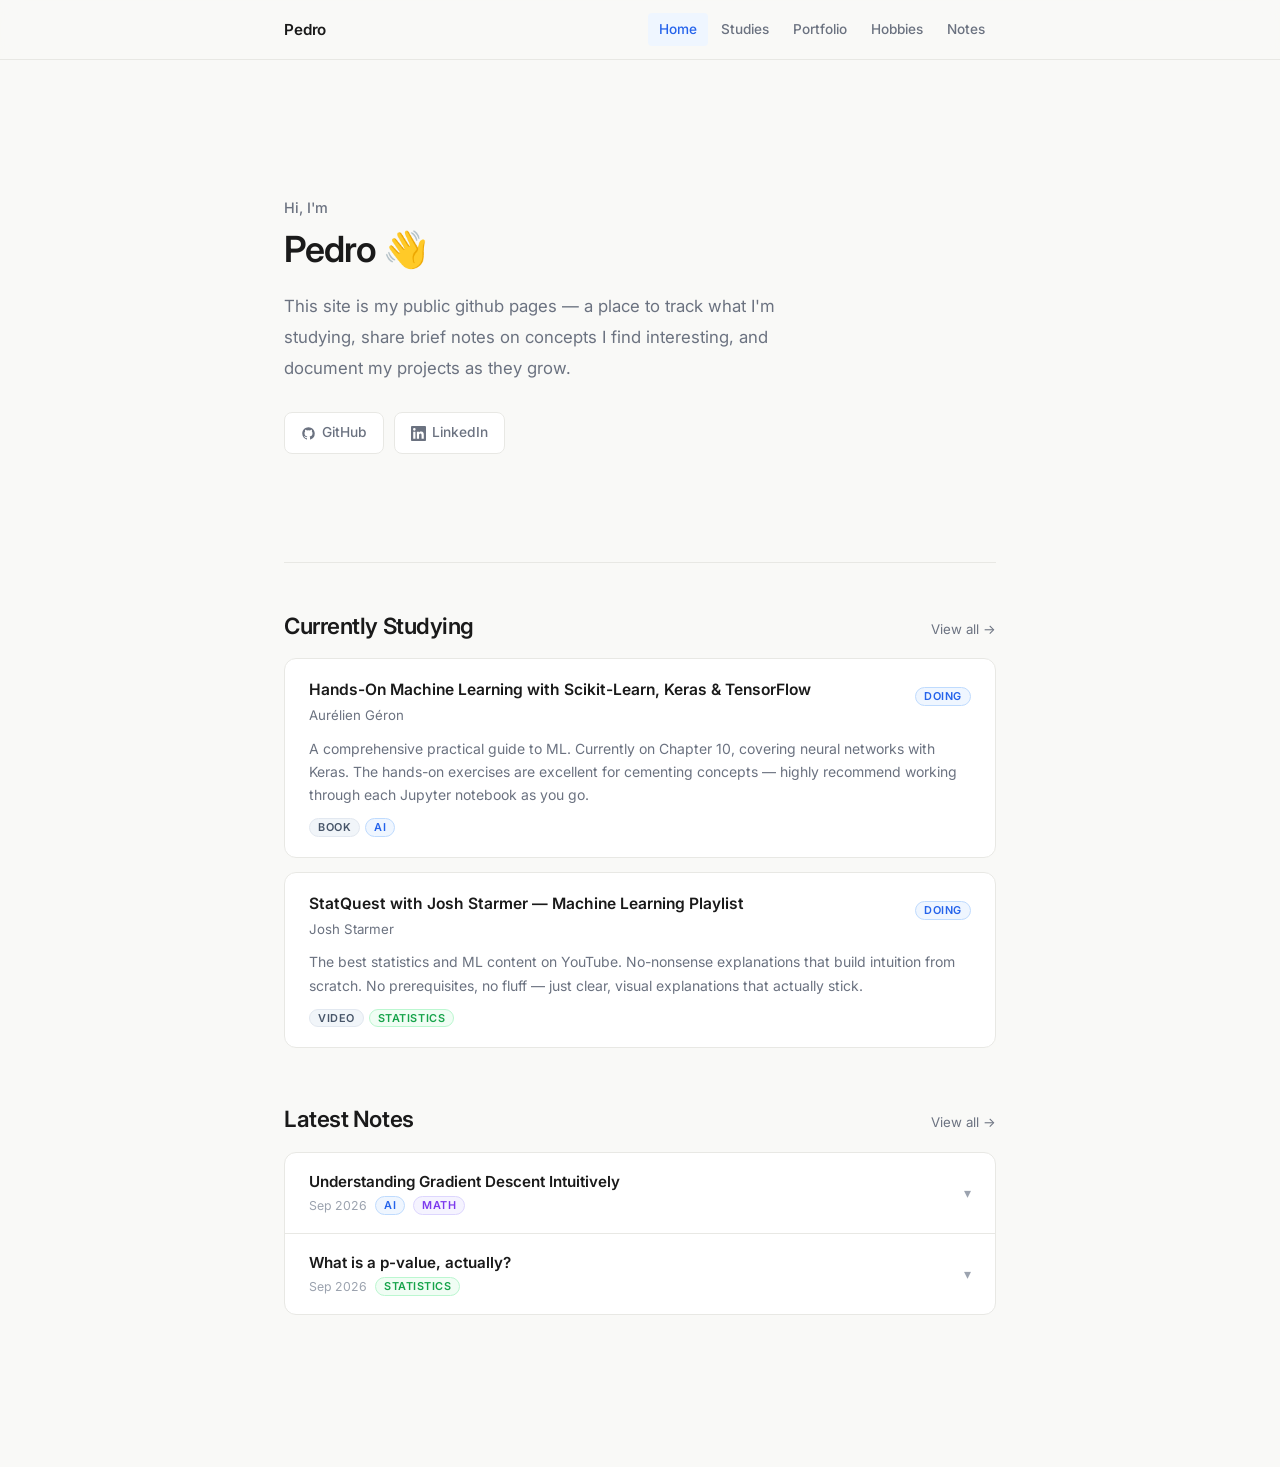
<file: index.html>
<!DOCTYPE html>
<html lang="en">

<head>
  <meta charset="UTF-8" />
  <meta name="viewport" content="width=device-width, initial-scale=1.0" />
  <title>Home - Pedro</title>
  <meta name="description"
    content="Pedro's personal site — learning journal, portfolio, and hobbies tracker. Studying data science, AI, and statistics." />
  <link rel="stylesheet" href="css/style.css" />
</head>

<body>

  <!-- ── Navigation ─────────────────────────── -->
  <nav>
    <div class="nav-inner">
      <a href="index.html" class="nav-brand">Pedro</a>
      <ul class="nav-links">
        <li><a href="index.html">Home</a></li>
        <li><a href="studies.html">Studies</a></li>
        <li><a href="portfolio.html">Portfolio</a></li>
        <li><a href="hobbies.html">Hobbies</a></li>
        <li><a href="notes.html">Notes</a></li>
      </ul>
    </div>
  </nav>

  <!-- ── Page Content ───────────────────────── -->
  <main class="page-content">
    <div class="container">

      <!-- Hero -->
      <section class="hero fade-in">
        <p class="hero-greeting">Hi, I'm</p>
        <h1>Pedro 👋</h1>
        <p class="hero-bio">
          This site is my public github pages — a place to track what I'm
          studying, share brief notes on concepts I find interesting, and document my projects
          as they grow.
        </p>
        <div class="social-links">
          <a href="https://github.com/pedrosouzax" class="social-link" target="_blank" rel="noopener">
            <svg xmlns="http://www.w3.org/2000/svg" viewBox="0 0 24 24" fill="currentColor" aria-hidden="true">
              <path
                d="M12 2C6.477 2 2 6.484 2 12.017c0 4.425 2.865 8.18 6.839 9.504.5.092.682-.217.682-.483 0-.237-.008-.868-.013-1.703-2.782.605-3.369-1.343-3.369-1.343-.454-1.158-1.11-1.466-1.11-1.466-.908-.62.069-.608.069-.608 1.003.07 1.531 1.032 1.531 1.032.892 1.53 2.341 1.088 2.91.832.092-.647.35-1.088.636-1.338-2.22-.253-4.555-1.113-4.555-4.951 0-1.093.39-1.988 1.029-2.688-.103-.253-.446-1.272.098-2.65 0 0 .84-.27 2.75 1.026A9.564 9.564 0 0112 6.844a9.59 9.59 0 012.504.337c1.909-1.296 2.747-1.027 2.747-1.027.546 1.379.202 2.398.1 2.651.64.7 1.028 1.595 1.028 2.688 0 3.848-2.339 4.695-4.566 4.943.359.309.678.92.678 1.855 0 1.338-.012 2.419-.012 2.747 0 .268.18.58.688.482A10.019 10.019 0 0022 12.017C22 6.484 17.522 2 12 2z" />
            </svg>
            GitHub
          </a>
          <a href="https://www.linkedin.com/in/pedrosouzax/" class="social-link" target="_blank" rel="noopener">
            <svg xmlns="http://www.w3.org/2000/svg" viewBox="0 0 24 24" fill="currentColor" aria-hidden="true">
              <path
                d="M20.447 20.452h-3.554v-5.569c0-1.328-.027-3.037-1.852-3.037-1.853 0-2.136 1.445-2.136 2.939v5.667H9.351V9h3.414v1.561h.046c.477-.9 1.637-1.85 3.37-1.85 3.601 0 4.267 2.37 4.267 5.455v6.286zM5.337 7.433a2.062 2.062 0 01-2.063-2.065 2.064 2.064 0 112.063 2.065zm1.782 13.019H3.555V9h3.564v11.452zM22.225 0H1.771C.792 0 0 .774 0 1.729v20.542C0 23.227.792 24 1.771 24h20.451C23.2 24 24 23.227 24 22.271V1.729C24 .774 23.2 0 22.222 0h.003z" />
            </svg>
            LinkedIn
          </a>
        </div>
      </section>

      <hr />

      <!-- Currently Studying -->
      <section>
        <div class="section-header">
          <h2>Currently Studying</h2>
          <a href="studies.html">View all →</a>
        </div>
        <div id="home-studying">
          <!-- Populated by main.js -->
        </div>
      </section>

      <!-- Latest Notes -->
      <section>
        <div class="section-header">
          <h2>Latest Notes</h2>
          <a href="notes.html">View all →</a>
        </div>
        <div id="home-notes">
          <!-- Populated by main.js -->
        </div>
      </section>

    </div>
  </main>

  <script src="js/data.js"></script>
  <script src="js/main.js"></script>
</body>

</html>
</file>
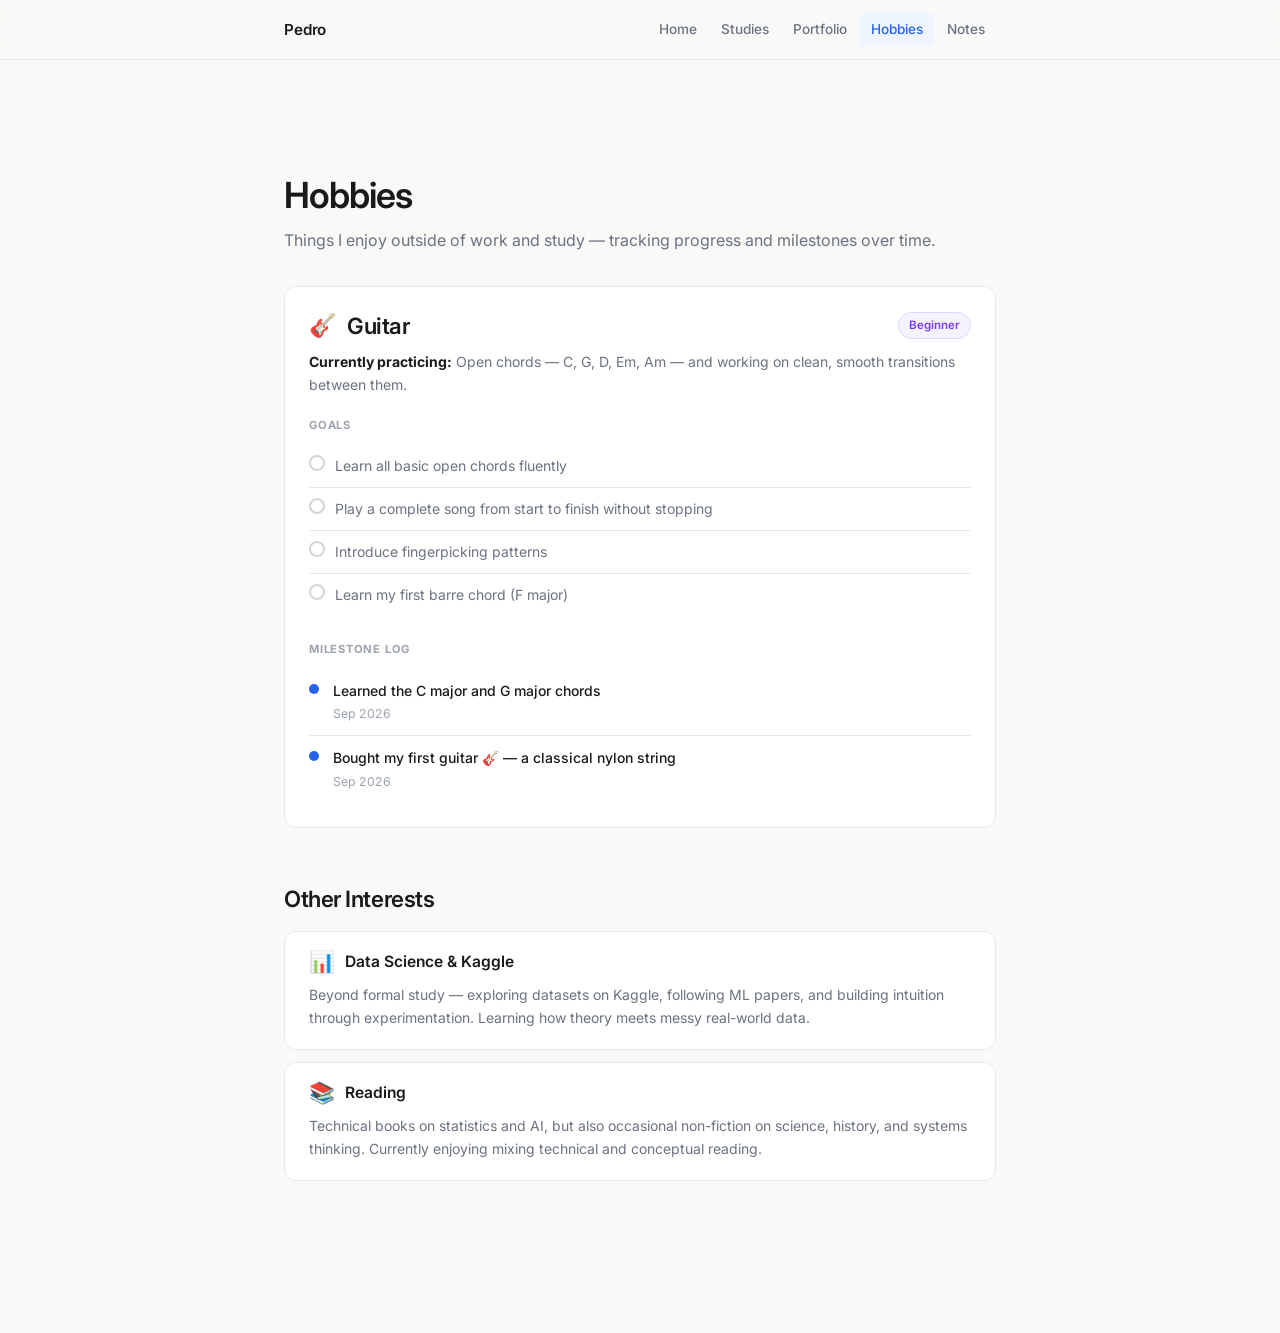
<file: hobbies.html>
<!DOCTYPE html>
<html lang="en">
<head>
  <meta charset="UTF-8" />
  <meta name="viewport" content="width=device-width, initial-scale=1.0" />
  <title>Hobbies — Pedro</title>
  <meta name="description" content="Pedro's hobby tracker — guitar progress, milestones, and other interests beyond work." />
  <link rel="stylesheet" href="css/style.css" />
</head>
<body>

  <!-- ── Navigation ─────────────────────────── -->
  <nav>
    <div class="nav-inner">
      <a href="index.html" class="nav-brand">Pedro</a>
      <ul class="nav-links">
        <li><a href="index.html">Home</a></li>
        <li><a href="studies.html">Studies</a></li>
        <li><a href="portfolio.html">Portfolio</a></li>
        <li><a href="hobbies.html">Hobbies</a></li>
        <li><a href="notes.html">Notes</a></li>
      </ul>
    </div>
  </nav>

  <!-- ── Page Content ───────────────────────── -->
  <main class="page-content">
    <div class="container">

      <!-- Page header -->
      <header class="page-header fade-in">
        <h1>Hobbies</h1>
        <p>Things I enjoy outside of work and study — tracking progress and milestones over time.</p>
      </header>

      <!-- Guitar section -->
      <section>
        <div id="guitar-section">
          <!-- Populated by main.js -->
        </div>
      </section>

      <!-- Other interests -->
      <section>
        <h2 style="margin-bottom:18px;">Other Interests</h2>
        <div id="other-hobbies">
          <!-- Populated by main.js -->
        </div>
      </section>

    </div>
  </main>

  <script src="js/data.js"></script>
  <script src="js/main.js"></script>
</body>
</html>
</file>
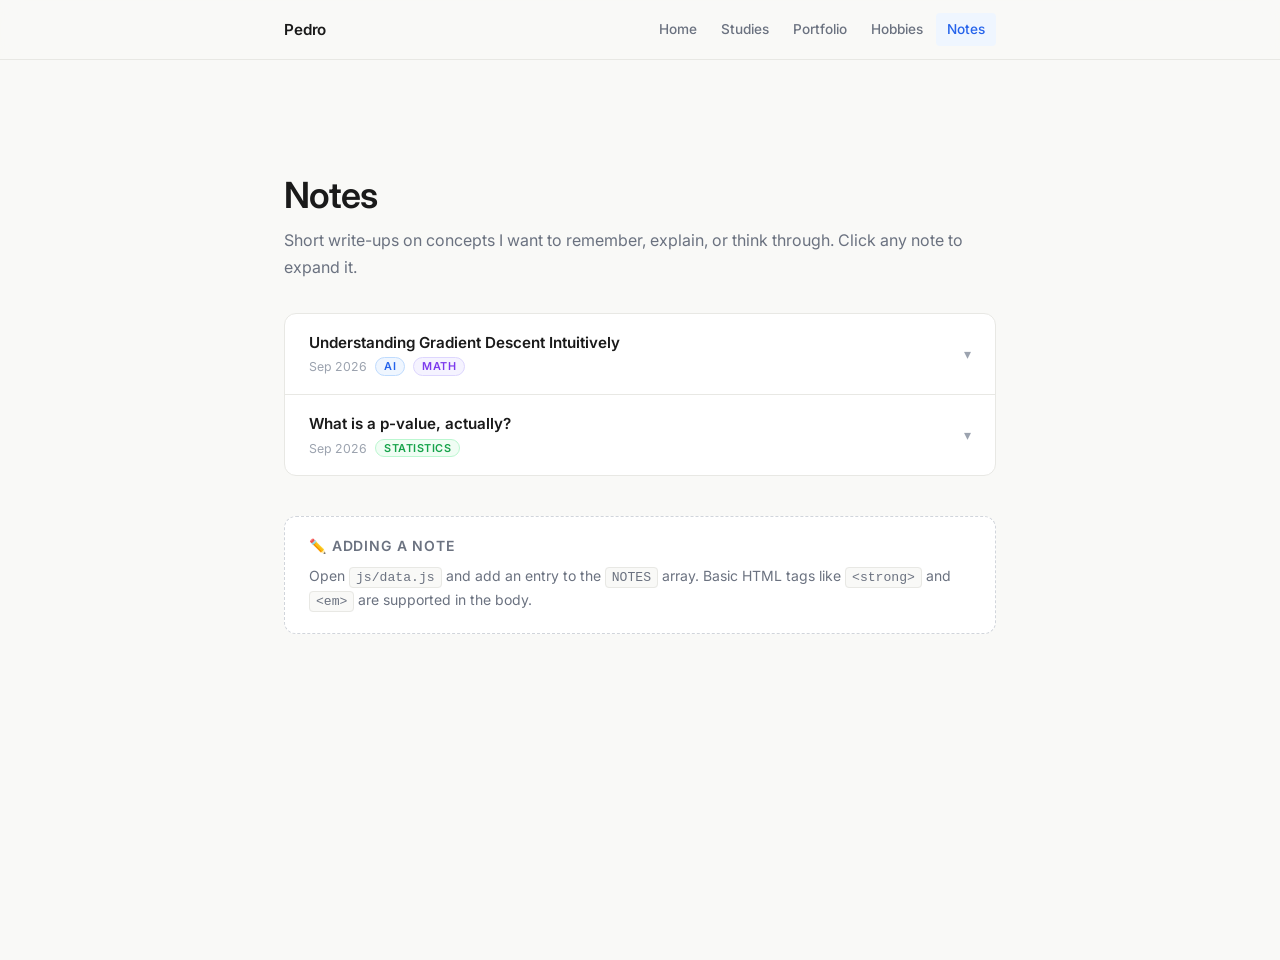
<file: notes.html>
<!DOCTYPE html>
<html lang="en">
<head>
  <meta charset="UTF-8" />
  <meta name="viewport" content="width=device-width, initial-scale=1.0" />
  <title>Notes — Pedro</title>
  <meta name="description" content="Pedro's notes and write-ups — short summaries of concepts, ideas, and things learned along the way." />
  <link rel="stylesheet" href="css/style.css" />
</head>
<body>

  <!-- ── Navigation ─────────────────────────── -->
  <nav>
    <div class="nav-inner">
      <a href="index.html" class="nav-brand">Pedro</a>
      <ul class="nav-links">
        <li><a href="index.html">Home</a></li>
        <li><a href="studies.html">Studies</a></li>
        <li><a href="portfolio.html">Portfolio</a></li>
        <li><a href="hobbies.html">Hobbies</a></li>
        <li><a href="notes.html">Notes</a></li>
      </ul>
    </div>
  </nav>

  <!-- ── Page Content ───────────────────────── -->
  <main class="page-content">
    <div class="container">

      <!-- Page header -->
      <header class="page-header fade-in">
        <h1>Notes</h1>
        <p>Short write-ups on concepts I want to remember, explain, or think through. Click any note to expand it.</p>
      </header>

      <!-- Notes accordion -->
      <div id="notes-container">
        <!-- Populated by main.js -->
      </div>

      <!-- How to add a note -->
      <div style="margin-top:40px; padding:20px 24px; background:var(--surface); border:1px dashed var(--border-hover); border-radius:var(--radius-lg);">
        <h4 style="margin-bottom:8px; color:var(--text-muted);">✏️ Adding a note</h4>
        <p style="font-size:.875rem; color:var(--text-muted); line-height:1.65;">
          Open <code style="font-size:.82rem; background:var(--bg); padding:2px 6px; border-radius:4px; border:1px solid var(--border);">js/data.js</code>
          and add an entry to the <code style="font-size:.82rem; background:var(--bg); padding:2px 6px; border-radius:4px; border:1px solid var(--border);">NOTES</code> array.
          Basic HTML tags like <code style="font-size:.82rem; background:var(--bg); padding:2px 6px; border-radius:4px; border:1px solid var(--border);">&lt;strong&gt;</code>
          and <code style="font-size:.82rem; background:var(--bg); padding:2px 6px; border-radius:4px; border:1px solid var(--border);">&lt;em&gt;</code> are supported in the body.
        </p>
      </div>

    </div>
  </main>

  <script src="js/data.js"></script>
  <script src="js/main.js"></script>
</body>
</html>
</file>
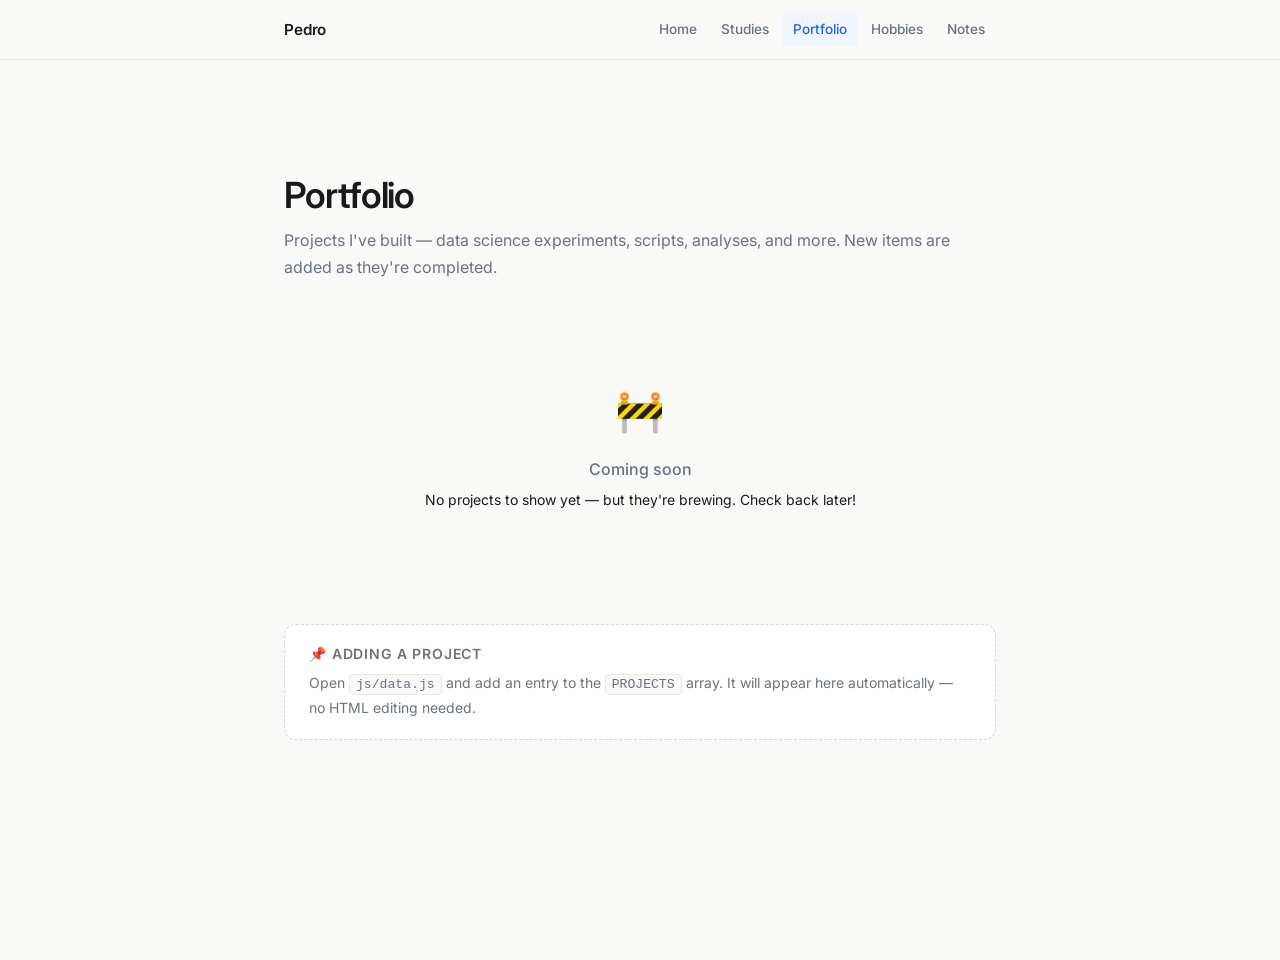
<file: portfolio.html>
<!DOCTYPE html>
<html lang="en">

<head>
  <meta charset="UTF-8" />
  <meta name="viewport" content="width=device-width, initial-scale=1.0" />
  <title>Projects — Pedro</title>
  <meta name="description" content="Pedro's project portfolio — data science, AI, and programming projects." />
  <link rel="stylesheet" href="css/style.css" />
</head>

<body>

  <!-- ── Navigation ─────────────────────────── -->
  <nav>
    <div class="nav-inner">
      <a href="index.html" class="nav-brand">Pedro</a>
      <ul class="nav-links">
        <li><a href="index.html">Home</a></li>
        <li><a href="studies.html">Studies</a></li>
        <li><a href="portfolio.html">Portfolio</a></li>
        <li><a href="hobbies.html">Hobbies</a></li>
        <li><a href="notes.html">Notes</a></li>
      </ul>
    </div>
  </nav>

  <!-- ── Page Content ───────────────────────── -->
  <main class="page-content">
    <div class="container">

      <!-- Page header -->
      <header class="page-header fade-in">
        <h1>Portfolio</h1>
        <p>Projects I've built — data science experiments, scripts, analyses, and more. New items are added as they're
          completed.</p>
      </header>

      <!-- Projects grid (or empty state) -->
      <div class="card-grid" id="projects-grid">
        <!-- Populated by main.js -->
      </div>

      <!-- How to add a project -->
      <div
        style="margin-top:48px; padding:20px 24px; background:var(--surface); border:1px dashed var(--border-hover); border-radius:var(--radius-lg);">
        <h4 style="margin-bottom:8px; color:var(--text-muted);">📌 Adding a project</h4>
        <p style="font-size:.875rem; color:var(--text-muted); line-height:1.65;">
          Open <code
            style="font-size:.82rem; background:var(--bg); padding:2px 6px; border-radius:4px; border:1px solid var(--border);">js/data.js</code>
          and add an entry to the <code
            style="font-size:.82rem; background:var(--bg); padding:2px 6px; border-radius:4px; border:1px solid var(--border);">PROJECTS</code>
          array.
          It will appear here automatically — no HTML editing needed.
        </p>
      </div>

    </div>
  </main>

  <script src="js/data.js"></script>
  <script src="js/main.js"></script>
</body>

</html>
</file>
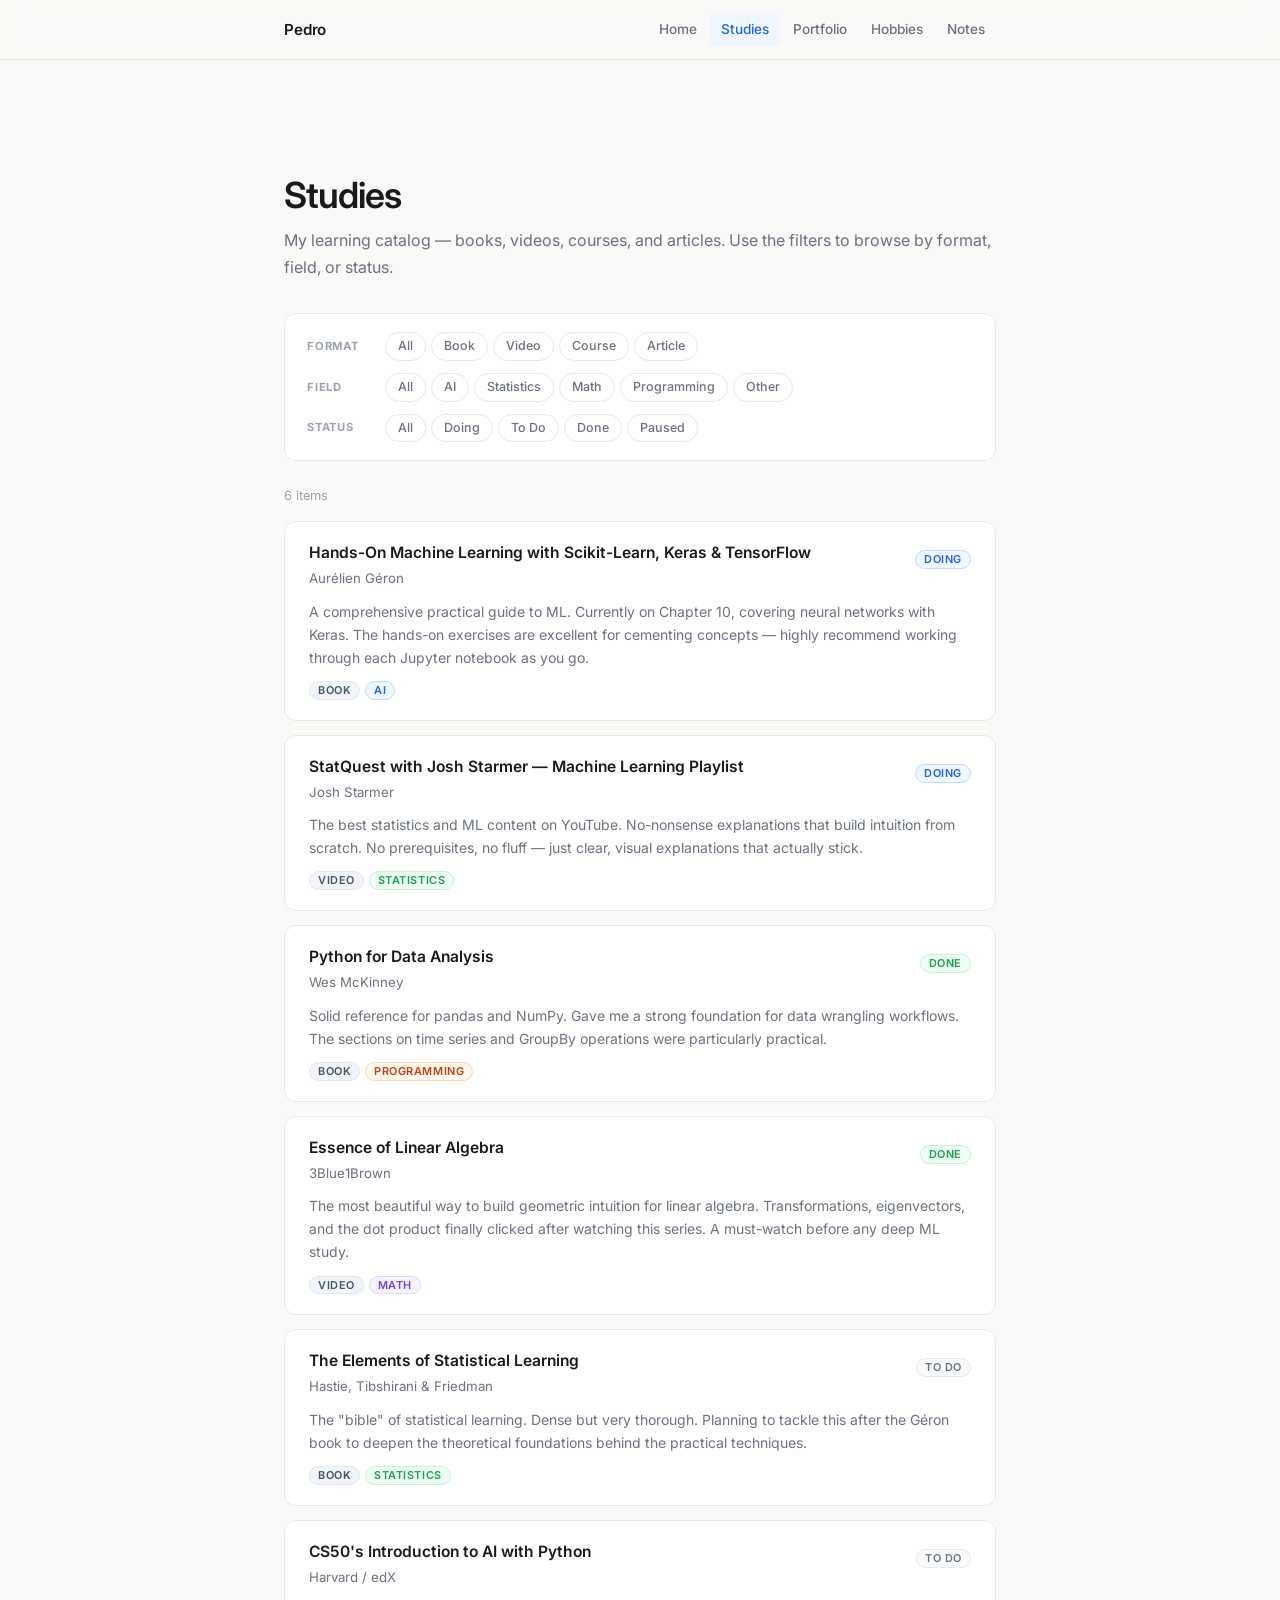
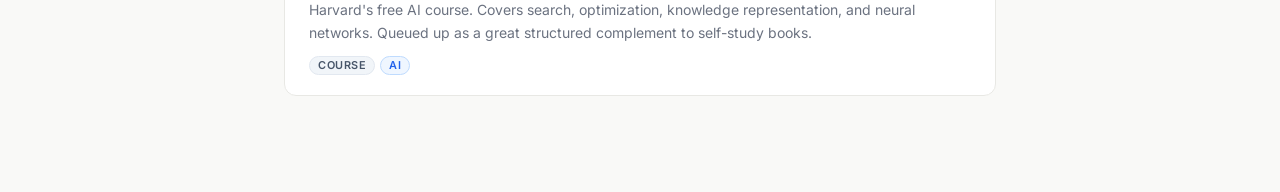
<file: studies.html>
<!DOCTYPE html>
<html lang="en">
<head>
  <meta charset="UTF-8" />
  <meta name="viewport" content="width=device-width, initial-scale=1.0" />
  <title>Studies — Pedro</title>
  <meta name="description" content="Pedro's learning log — books, videos, courses, and articles on AI, statistics, math, and programming. Filtered by format, field, and status." />
  <link rel="stylesheet" href="css/style.css" />
</head>
<body>

  <!-- ── Navigation ─────────────────────────── -->
  <nav>
    <div class="nav-inner">
      <a href="index.html" class="nav-brand">Pedro</a>
      <ul class="nav-links">
        <li><a href="index.html">Home</a></li>
        <li><a href="studies.html">Studies</a></li>
        <li><a href="portfolio.html">Portfolio</a></li>
        <li><a href="hobbies.html">Hobbies</a></li>
        <li><a href="notes.html">Notes</a></li>
      </ul>
    </div>
  </nav>

  <!-- ── Page Content ───────────────────────── -->
  <main class="page-content">
    <div class="container">

      <!-- Page header -->
      <header class="page-header fade-in">
        <h1>Studies</h1>
        <p>My learning catalog — books, videos, courses, and articles. Use the filters to browse by format, field, or status.</p>
      </header>

      <!-- Filters -->
      <div class="filters fade-in" style="animation-delay:.05s">
        <div class="filter-group">
          <span class="filter-label">Format</span>
          <div class="filter-pills">
            <button class="filter-pill" data-group="format" data-value="">All</button>
            <button class="filter-pill" data-group="format" data-value="Book">Book</button>
            <button class="filter-pill" data-group="format" data-value="Video">Video</button>
            <button class="filter-pill" data-group="format" data-value="Course">Course</button>
            <button class="filter-pill" data-group="format" data-value="Article">Article</button>
          </div>
        </div>
        <div class="filter-group">
          <span class="filter-label">Field</span>
          <div class="filter-pills">
            <button class="filter-pill" data-group="field" data-value="">All</button>
            <button class="filter-pill" data-group="field" data-value="AI">AI</button>
            <button class="filter-pill" data-group="field" data-value="Statistics">Statistics</button>
            <button class="filter-pill" data-group="field" data-value="Math">Math</button>
            <button class="filter-pill" data-group="field" data-value="Programming">Programming</button>
            <button class="filter-pill" data-group="field" data-value="Other">Other</button>
          </div>
        </div>
        <div class="filter-group">
          <span class="filter-label">Status</span>
          <div class="filter-pills">
            <button class="filter-pill" data-group="status" data-value="">All</button>
            <button class="filter-pill" data-group="status" data-value="Doing">Doing</button>
            <button class="filter-pill" data-group="status" data-value="To Do">To Do</button>
            <button class="filter-pill" data-group="status" data-value="Done">Done</button>
            <button class="filter-pill" data-group="status" data-value="Paused">Paused</button>
          </div>
        </div>
      </div>

      <!-- Results count + grid -->
      <p class="results-count" id="results-count"></p>
      <div class="card-grid" id="studies-grid">
        <!-- Populated by main.js -->
      </div>

    </div>
  </main>

  <script src="js/data.js"></script>
  <script src="js/main.js"></script>
</body>
</html>
</file>
<file: css/style.css>
/* ============================================================
   PEDRO.GITHUB.IO — SHARED STYLESHEET
   ============================================================ */

@import url('https://fonts.googleapis.com/css2?family=Inter:ital,wght@0,300;0,400;0,500;0,600;0,700;1,400&display=swap');

/* ── Variables ──────────────────────────────────────────────── */
:root {
  --bg:           #f9f9f7;
  --surface:      #ffffff;
  --border:       #e8e8e4;
  --border-hover: #d1d5db;
  --text:         #1a1a1a;
  --text-muted:   #6b7280;
  --text-light:   #9ca3af;
  --accent:       #2563eb;
  --accent-bg:    #eff6ff;
  --accent-border:#bfdbfe;
  --green:        #16a34a;
  --green-bg:     #f0fdf4;
  --green-border: #bbf7d0;
  --orange:       #c2410c;
  --orange-bg:    #fff7ed;
  --orange-border:#fed7aa;
  --purple:       #7c3aed;
  --purple-bg:    #f5f3ff;
  --purple-border:#ddd6fe;

  --radius-sm:    4px;
  --radius:       8px;
  --radius-lg:    12px;

  --max-width:    760px;
  --nav-height:   60px;

  --shadow-sm:    0 1px 4px rgba(0,0,0,0.05);
  --shadow-md:    0 4px 16px rgba(0,0,0,0.07);
}

/* ── Reset & Base ───────────────────────────────────────────── */
*, *::before, *::after { box-sizing: border-box; margin: 0; padding: 0; }

html { scroll-behavior: smooth; }

body {
  font-family: 'Inter', -apple-system, BlinkMacSystemFont, 'Segoe UI', sans-serif;
  background: var(--bg);
  color: var(--text);
  line-height: 1.7;
  font-size: 16px;
  -webkit-font-smoothing: antialiased;
  -moz-osx-font-smoothing: grayscale;
}

/* ── Typography ─────────────────────────────────────────────── */
h1, h2, h3, h4 {
  line-height: 1.3;
  font-weight: 600;
  color: var(--text);
}

h1 { font-size: 2.25rem; letter-spacing: -0.03em; }
h2 { font-size: 1.4rem;  letter-spacing: -0.02em; }
h3 { font-size: 1rem;    font-weight: 600; }
h4 { font-size: 0.875rem; font-weight: 600; text-transform: uppercase; letter-spacing: 0.06em; color: var(--text-light); }

p    { color: var(--text); }
small { font-size: 0.8rem; color: var(--text-muted); }

a { color: var(--accent); text-decoration: none; }
a:hover { text-decoration: underline; }

/* ── Layout ─────────────────────────────────────────────────── */
.container {
  max-width: var(--max-width);
  margin: 0 auto;
  padding: 0 24px;
}

.page-content {
  padding-top: calc(var(--nav-height) + 52px);
  padding-bottom: 96px;
  min-height: 100vh;
}

section {
  margin-bottom: 56px;
}

hr, .divider {
  border: none;
  height: 1px;
  background: var(--border);
  margin: 48px 0;
}

/* ── Navigation ─────────────────────────────────────────────── */
nav {
  position: sticky;
  top: 0;
  height: var(--nav-height);
  background: rgba(249, 249, 247, 0.9);
  backdrop-filter: blur(10px);
  -webkit-backdrop-filter: blur(10px);
  border-bottom: 1px solid var(--border);
  z-index: 100;
}

.nav-inner {
  max-width: var(--max-width);
  margin: 0 auto;
  padding: 0 24px;
  height: 100%;
  display: flex;
  align-items: center;
  justify-content: space-between;
  gap: 16px;
}

.nav-brand {
  font-weight: 600;
  font-size: 0.95rem;
  color: var(--text);
  text-decoration: none;
  letter-spacing: -0.01em;
  flex-shrink: 0;
  transition: color 0.15s;
}
.nav-brand:hover { color: var(--accent); text-decoration: none; }

.nav-links {
  display: flex;
  gap: 2px;
  list-style: none;
  flex-wrap: wrap;
}

.nav-links a {
  display: block;
  padding: 5px 11px;
  font-size: 0.85rem;
  font-weight: 500;
  color: var(--text-muted);
  border-radius: var(--radius-sm);
  transition: color 0.15s, background 0.15s;
  text-decoration: none;
  white-space: nowrap;
}
.nav-links a:hover { color: var(--text); background: var(--border); text-decoration: none; }
.nav-links a.active { color: var(--accent); background: var(--accent-bg); }

/* ── Cards ──────────────────────────────────────────────────── */
.card {
  background: var(--surface);
  border: 1px solid var(--border);
  border-radius: var(--radius-lg);
  padding: 20px 24px;
  transition: border-color 0.2s, box-shadow 0.2s, transform 0.2s;
}
.card:hover {
  border-color: var(--border-hover);
  box-shadow: var(--shadow-md);
  transform: translateY(-1px);
}

.card-grid {
  display: grid;
  gap: 14px;
}

/* ── Tags / Badges ──────────────────────────────────────────── */
.tags {
  display: flex;
  flex-wrap: wrap;
  gap: 5px;
  margin-top: 12px;
}

.tag {
  display: inline-flex;
  align-items: center;
  font-size: 0.68rem;
  font-weight: 600;
  text-transform: uppercase;
  letter-spacing: 0.05em;
  padding: 3px 8px;
  border-radius: 100px;
  border: 1px solid transparent;
  white-space: nowrap;
  line-height: 1;
}

/* Format */
.tag-format   { background: #f1f5f9; color: #475569; border-color: #e2e8f0; }

/* Field */
.tag-ai          { background: var(--accent-bg);   color: var(--accent); border-color: var(--accent-border); }
.tag-statistics  { background: var(--green-bg);    color: var(--green);  border-color: var(--green-border);  }
.tag-math        { background: var(--purple-bg);   color: var(--purple); border-color: var(--purple-border); }
.tag-programming { background: var(--orange-bg);   color: var(--orange); border-color: var(--orange-border); }
.tag-other       { background: #f9fafb; color: var(--text-muted); border-color: var(--border); }

/* Status */
.tag-doing  { background: var(--accent-bg);  color: var(--accent); border-color: var(--accent-border); }
.tag-to-do  { background: #f9fafb;            color: var(--text-muted); border-color: var(--border); }
.tag-done   { background: var(--green-bg);    color: var(--green);  border-color: var(--green-border);  }
.tag-paused { background: var(--orange-bg);   color: var(--orange); border-color: var(--orange-border); }

/* ── Filter Bar ─────────────────────────────────────────────── */
.filters {
  background: var(--surface);
  border: 1px solid var(--border);
  border-radius: var(--radius-lg);
  padding: 18px 22px;
  margin-bottom: 24px;
  display: flex;
  flex-direction: column;
  gap: 12px;
}

.filter-group {
  display: flex;
  align-items: center;
  gap: 10px;
  flex-wrap: wrap;
}

.filter-label {
  font-size: 0.7rem;
  font-weight: 700;
  text-transform: uppercase;
  letter-spacing: 0.07em;
  color: var(--text-light);
  min-width: 68px;
}

.filter-pills {
  display: flex;
  gap: 5px;
  flex-wrap: wrap;
}

.filter-pill {
  font-family: inherit;
  font-size: 0.78rem;
  font-weight: 500;
  padding: 4px 12px;
  border-radius: 100px;
  border: 1px solid var(--border);
  background: transparent;
  color: var(--text-muted);
  cursor: pointer;
  transition: all 0.15s;
  line-height: 1.5;
}
.filter-pill:hover { border-color: var(--accent); color: var(--accent); background: var(--accent-bg); }
.filter-pill.active { background: var(--accent); border-color: var(--accent); color: #fff; }

/* ── Results count ──────────────────────────────────────────── */
.results-count {
  font-size: 0.8rem;
  color: var(--text-light);
  margin-bottom: 16px;
  height: 20px;
}

/* ── Study Card ─────────────────────────────────────────────── */
.study-card-header {
  display: flex;
  justify-content: space-between;
  align-items: flex-start;
  gap: 12px;
}
.study-card-title  { font-size: 0.975rem; font-weight: 600; color: var(--text); line-height: 1.4; }
.study-card-author { font-size: 0.83rem;  color: var(--text-muted); margin-top: 3px; }
.study-card-summary {
  font-size: 0.875rem;
  color: var(--text-muted);
  margin-top: 10px;
  line-height: 1.65;
}
.study-card-status { flex-shrink: 0; padding-top: 2px; }

/* ── Section Header ─────────────────────────────────────────── */
.section-header {
  display: flex;
  justify-content: space-between;
  align-items: baseline;
  margin-bottom: 18px;
}
.section-header h2 { margin-bottom: 0; }
.section-header a  { font-size: 0.83rem; color: var(--text-muted); transition: color 0.15s; }
.section-header a:hover { color: var(--accent); text-decoration: none; }

/* ── Page Header ────────────────────────────────────────────── */
.page-header { margin-bottom: 32px; }
.page-header h1 { margin-bottom: 8px; }
.page-header p  { font-size: 1rem; color: var(--text-muted); }

/* ── Hero (homepage) ────────────────────────────────────────── */
.hero {
  padding: 24px 0 52px;
}
.hero-greeting {
  font-size: 0.9rem;
  color: var(--text-muted);
  font-weight: 500;
  margin-bottom: 6px;
}
.hero h1 {
  margin-bottom: 18px;
}
.hero-bio {
  font-size: 1.05rem;
  color: var(--text-muted);
  max-width: 540px;
  line-height: 1.85;
  margin-bottom: 28px;
}

/* Social links */
.social-links {
  display: flex;
  gap: 10px;
  flex-wrap: wrap;
}
.social-link {
  display: inline-flex;
  align-items: center;
  gap: 6px;
  font-size: 0.86rem;
  font-weight: 500;
  padding: 8px 16px;
  border-radius: var(--radius);
  border: 1px solid var(--border);
  color: var(--text-muted);
  background: var(--surface);
  transition: all 0.15s;
  text-decoration: none;
}
.social-link:hover {
  border-color: var(--accent);
  color: var(--accent);
  text-decoration: none;
  box-shadow: 0 2px 8px rgba(37,99,235,0.1);
}
.social-link svg { width: 15px; height: 15px; }

/* ── Empty State ────────────────────────────────────────────── */
.empty-state {
  text-align: center;
  padding: 64px 24px;
  color: var(--text-muted);
}
.empty-state-icon { font-size: 2.5rem; margin-bottom: 14px; display: block; }
.empty-state h3   { color: var(--text-muted); font-weight: 500; margin-bottom: 8px; font-size: 1rem; }
.empty-state p    { font-size: 0.875rem; }

/* ── Portfolio ──────────────────────────────────────────────── */
.project-card h3  { font-size: 1rem; margin-bottom: 6px; }
.project-links    { display: flex; gap: 12px; margin-top: 14px; }
.project-link {
  display: inline-flex;
  align-items: center;
  gap: 4px;
  font-size: 0.82rem;
  font-weight: 500;
  color: var(--accent);
  transition: opacity 0.15s;
}
.project-link:hover { opacity: 0.75; text-decoration: none; }

/* ── Notes / Accordion ──────────────────────────────────────── */
.notes-list {
  background: var(--surface);
  border: 1px solid var(--border);
  border-radius: var(--radius-lg);
  overflow: hidden;
}

.note-item { border-bottom: 1px solid var(--border); }
.note-item:last-child { border-bottom: none; }

.note-toggle {
  width: 100%;
  background: none;
  border: none;
  font-family: inherit;
  padding: 18px 24px;
  display: flex;
  align-items: center;
  justify-content: space-between;
  cursor: pointer;
  text-align: left;
  gap: 16px;
  transition: background 0.15s;
}
.note-toggle:hover { background: var(--bg); }

.note-toggle-left  { flex: 1; min-width: 0; }
.note-toggle-title {
  display: block;
  font-size: 0.95rem;
  font-weight: 600;
  color: var(--text);
  margin-bottom: 4px;
  line-height: 1.4;
}
.note-toggle-meta {
  display: flex;
  align-items: center;
  gap: 8px;
  flex-wrap: wrap;
  font-size: 0.77rem;
  color: var(--text-light);
}
.note-chevron {
  color: var(--text-light);
  font-size: 0.85rem;
  transition: transform 0.25s ease;
  flex-shrink: 0;
}
.note-item.open .note-chevron { transform: rotate(180deg); }

.note-body {
  display: none;
  padding: 0 24px 20px;
  font-size: 0.875rem;
  color: var(--text-muted);
  line-height: 1.75;
  border-top: 1px solid var(--border);
  background: var(--bg);
}
.note-item.open .note-body { display: block; }

/* ── Hobbies ────────────────────────────────────────────────── */
.hobby-section {
  background: var(--surface);
  border: 1px solid var(--border);
  border-radius: var(--radius-lg);
  padding: 24px;
  margin-bottom: 14px;
}

.hobby-section-header {
  display: flex;
  align-items: center;
  gap: 10px;
  margin-bottom: 6px;
}
.hobby-icon   { font-size: 1.4rem; line-height: 1; }
.hobby-level  {
  margin-left: auto;
  font-size: 0.72rem;
  font-weight: 600;
  padding: 3px 10px;
  border-radius: 100px;
  background: var(--purple-bg);
  color: var(--purple);
  border: 1px solid var(--purple-border);
}

.hobby-current {
  font-size: 0.875rem;
  color: var(--text-muted);
  margin-bottom: 20px;
  line-height: 1.65;
}
.hobby-current strong { color: var(--text); }

.hobby-sub-label {
  font-size: 0.7rem;
  font-weight: 700;
  text-transform: uppercase;
  letter-spacing: 0.07em;
  color: var(--text-light);
  margin-bottom: 10px;
}

/* Goal list */
.goal-list { list-style: none; padding: 0; margin-bottom: 24px; }
.goal-item {
  display: flex;
  align-items: flex-start;
  gap: 10px;
  padding: 9px 0;
  border-bottom: 1px solid var(--border);
  font-size: 0.875rem;
  color: var(--text-muted);
}
.goal-item:last-child { border-bottom: none; }
.goal-circle {
  width: 16px;
  height: 16px;
  border: 2px solid var(--border-hover);
  border-radius: 50%;
  flex-shrink: 0;
  margin-top: 1px;
}

/* Milestone list */
.milestone-list { list-style: none; padding: 0; }
.milestone-item {
  display: flex;
  align-items: flex-start;
  gap: 14px;
  padding: 10px 0;
  border-bottom: 1px solid var(--border);
}
.milestone-item:last-child { border-bottom: none; }
.milestone-dot {
  width: 10px;
  height: 10px;
  border-radius: 50%;
  background: var(--accent);
  flex-shrink: 0;
  margin-top: 5px;
}
.milestone-text { font-size: 0.875rem; color: var(--text); font-weight: 500; }
.milestone-date { font-size: 0.77rem; color: var(--text-light); margin-top: 2px; }

/* ── Animations ─────────────────────────────────────────────── */
@keyframes fadeInUp {
  from { opacity: 0; transform: translateY(10px); }
  to   { opacity: 1; transform: translateY(0); }
}

.fade-in {
  opacity: 0;
  animation: fadeInUp 0.45s ease forwards;
}

/* Stagger cards rendered by JS */
.study-card, .project-card, .interest-card {
  opacity: 0;
  animation: fadeInUp 0.45s ease forwards;
}

/* ── Responsive ─────────────────────────────────────────────── */
@media (max-width: 620px) {
  h1 { font-size: 1.8rem; }
  h2 { font-size: 1.2rem; }

  .container { padding: 0 18px; }

  .nav-links a { font-size: 0.78rem; padding: 4px 8px; }

  .filter-label { min-width: unset; width: 100%; }

  .study-card-header { flex-direction: column; }
  .study-card-status { align-self: flex-start; }

  .note-toggle { padding: 14px 18px; }
  .note-body   { padding: 0 18px 16px; }
}
</file>
